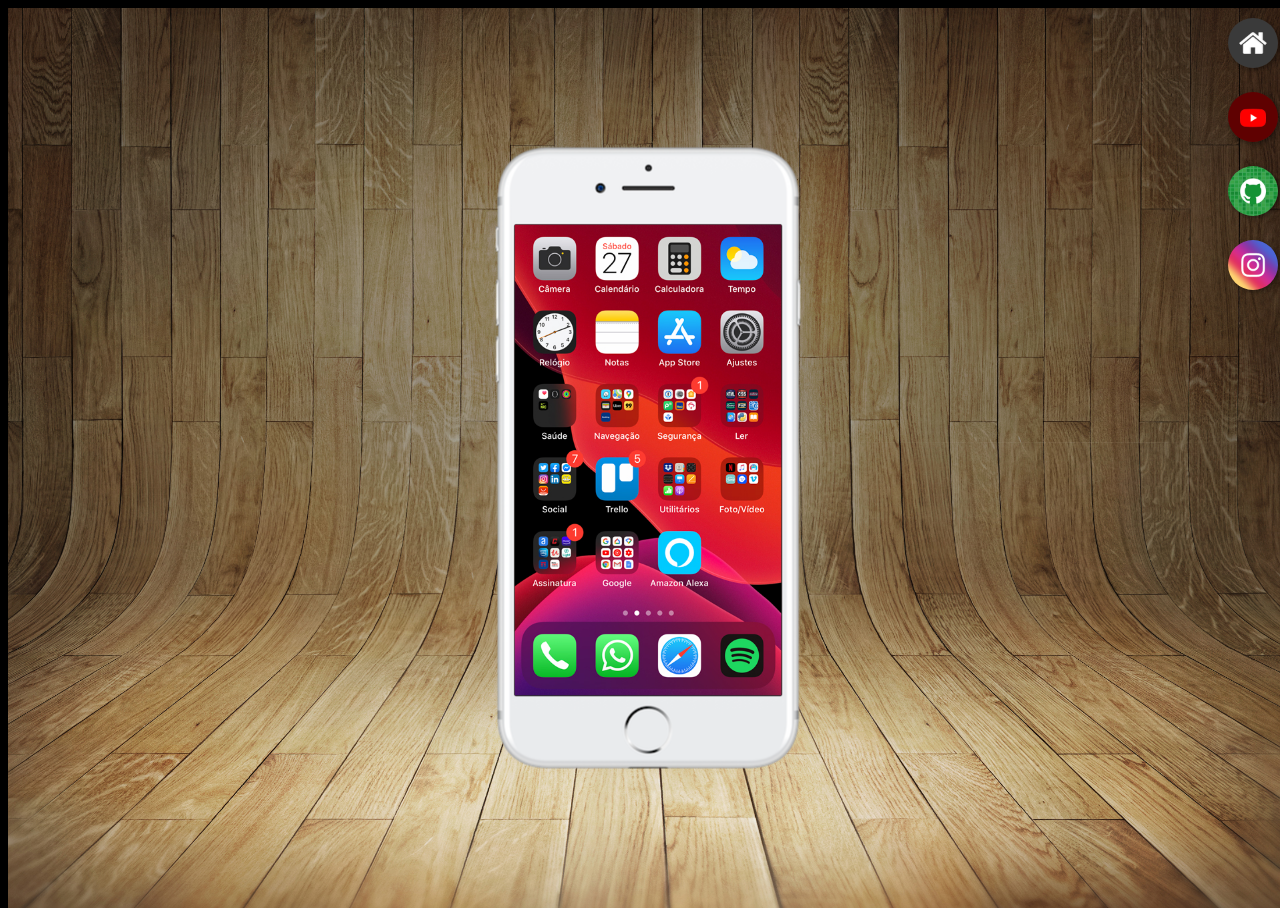
<file: index.html>
<!DOCTYPE html>
<html lang="pt-br">
<head>
    <meta charset="UTF-8">
    <meta name="viewport" content="width=device-width, initial-scale=1.0">
    <link rel="shortcut icon" href="favicon.ico" type="image/x-icon">
    <link rel="stylesheet" href="estilos/style.css">
    <title>Projeto Redes Sociais</title>
</head>
<body>
    <main>
        <section id="telefone">
            <iframe src="home.html" name="tela" id="tela" frameborder="0">
                Seu navegador não é compatível com isso.
            </iframe>
        </section>
        <section id="redes-sociais">
            <a href="home.html" target="tela"><img src="imagens/logo-home.jpg" alt=""></a><br>
            <a href="youtube.html" target="tela"><img src="imagens/logo-youtube.jpg" alt=""></a><br>
            <a href="github.html" target="tela"><img src="imagens/logo-github.jpg" alt=""></a><br>
            <a href="imagens/tela-instagram.jpg" target="tela"><img src="imagens/logo-instagram.jpg" alt=""></a><br>
        </section>
    </main>
</body>
</html>
</file>
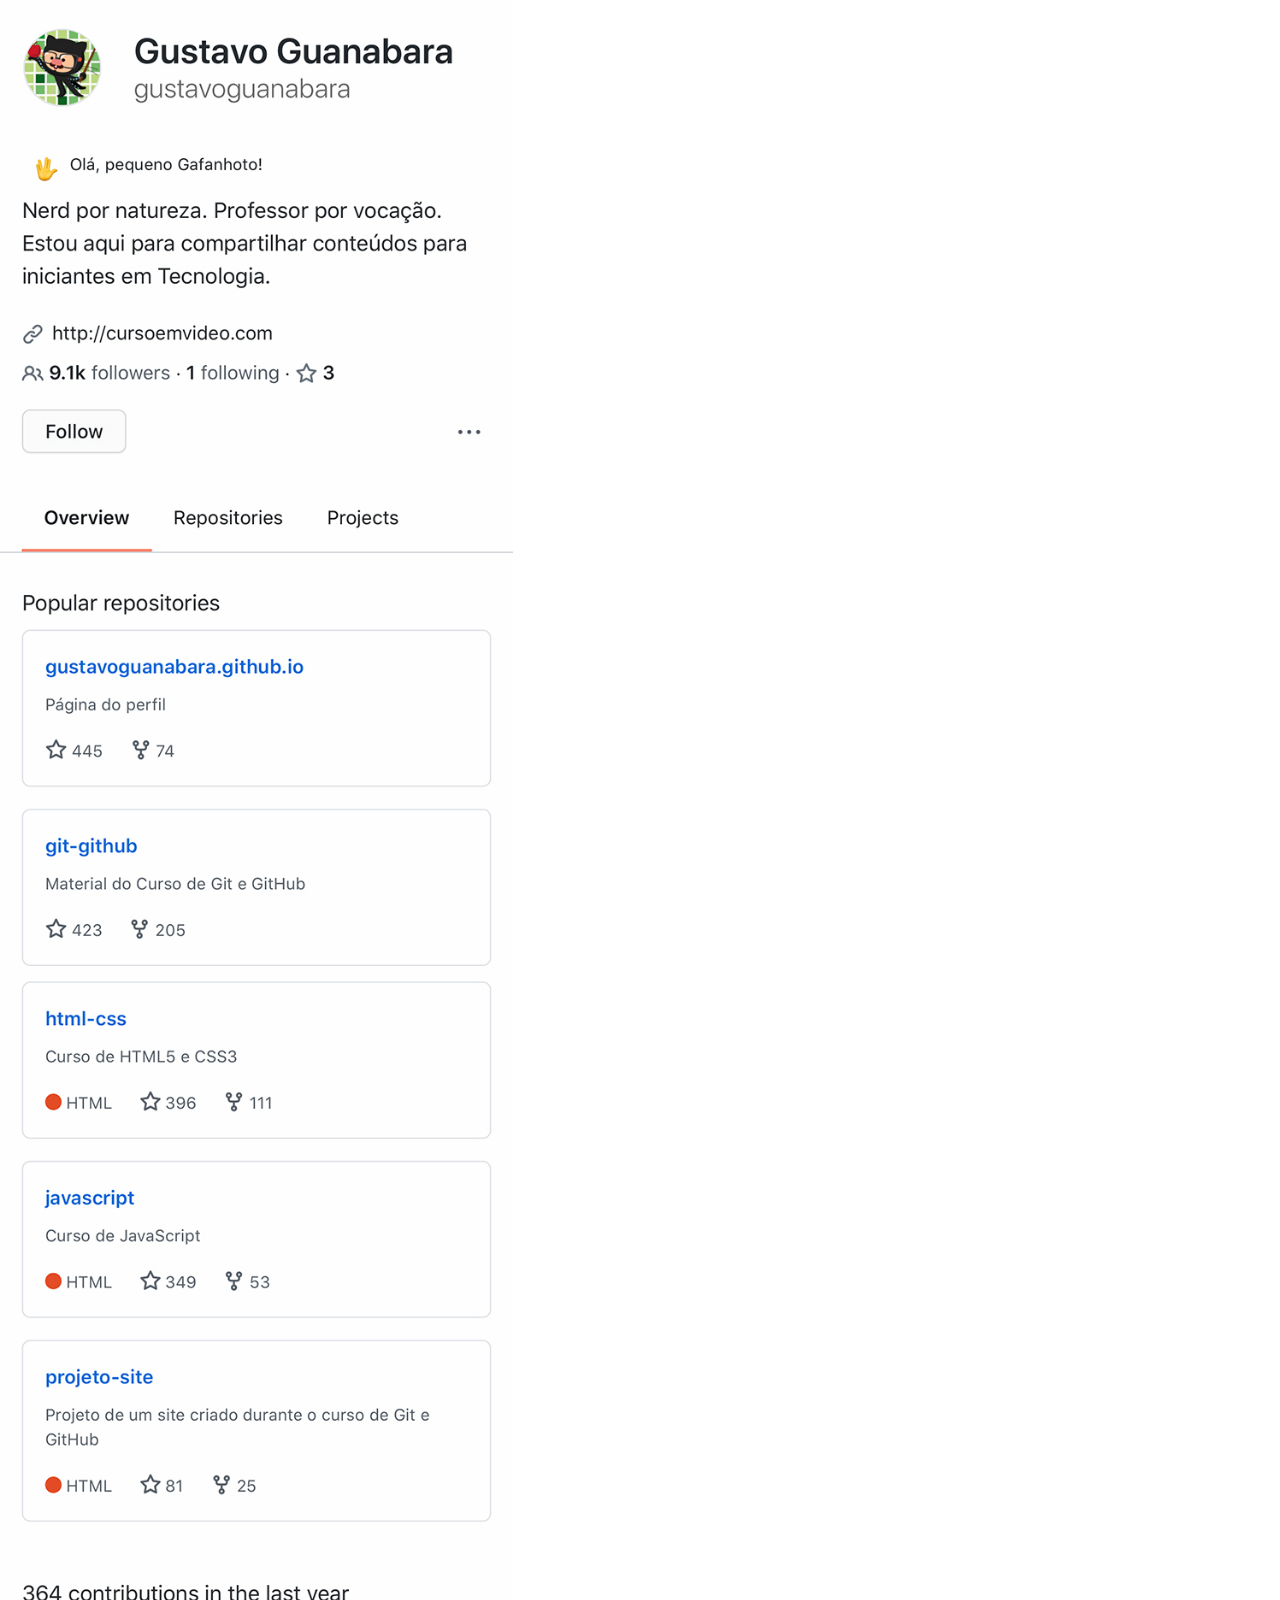
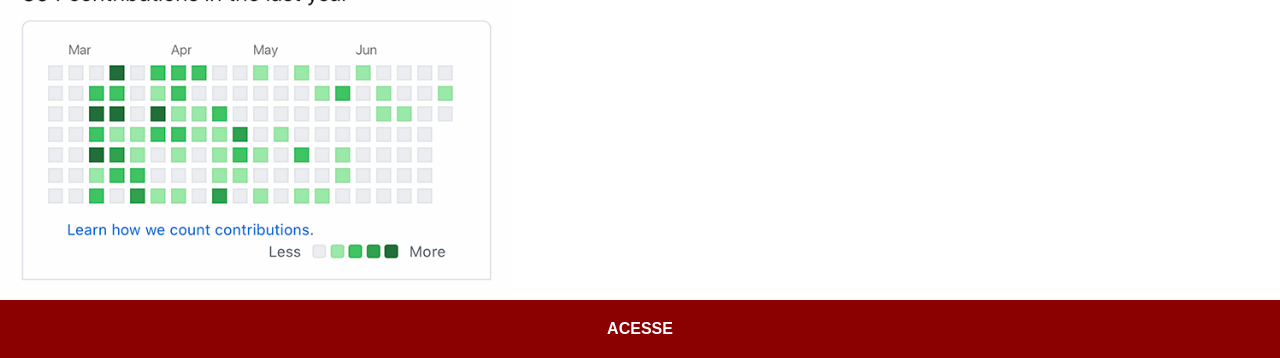
<file: github.html>
<!DOCTYPE html>
<html lang="pt-br">
<head>
    <meta charset="UTF-8">
    <meta name="viewport" content="width=device-width, initial-scale=1.0">
    <title>GitHub</title>
    <link rel="stylesheet" href="estilos/social.css">
</head>
<body>
    <img src="imagens/tela-github.jpg" alt="GitHub">
    <a href="https://github.com/IgorSilva02" target="_blank">ACESSE</a>
</body>
</html>
</file>
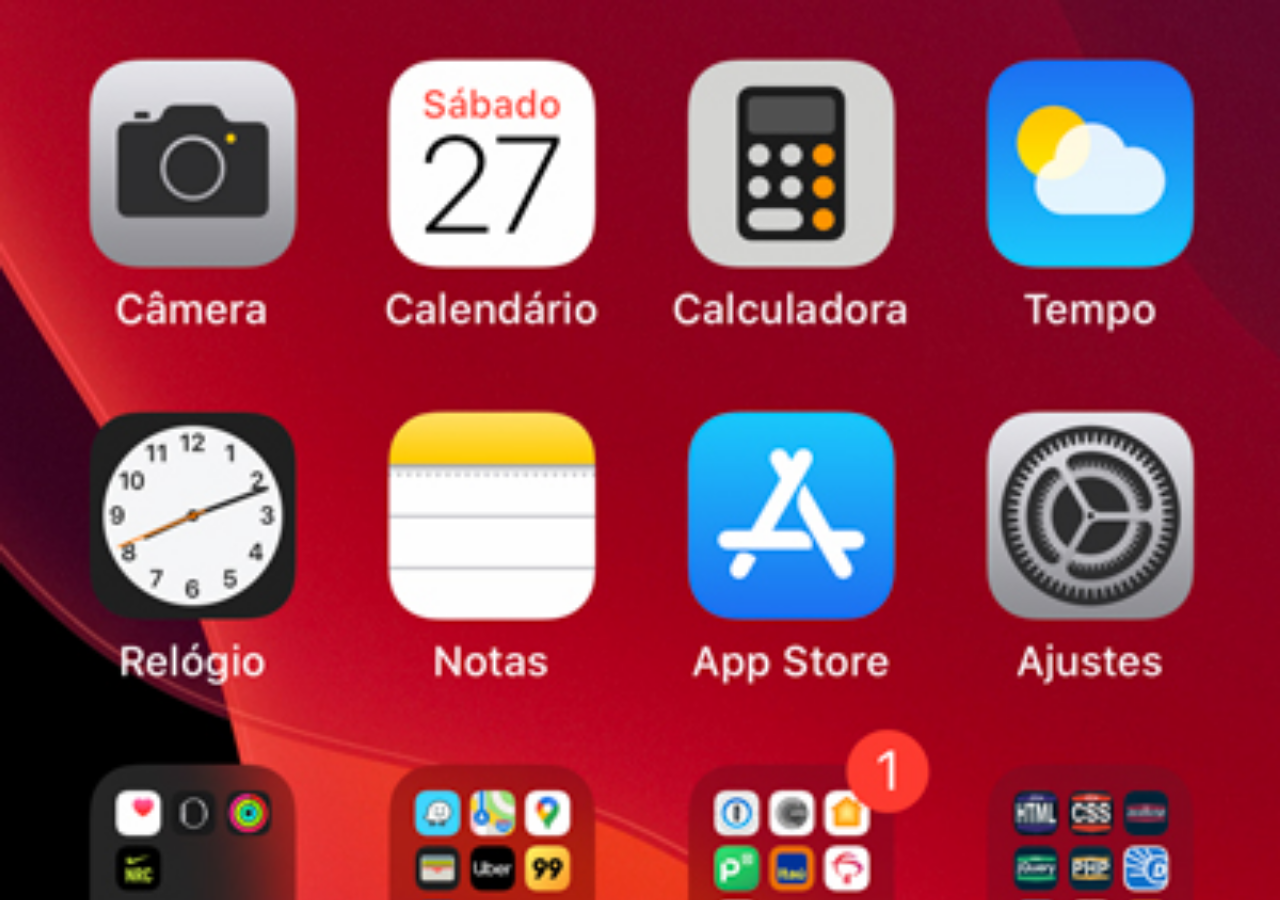
<file: home.html>
<!DOCTYPE html>
<html lang="pt-br">
<head>
    <meta charset="UTF-8">
    <meta name="viewport" content="width=device-width, initial-scale=1.0">
    <title>Home</title>
</head>
<style>
    * {
        margin: 0px;
        padding: 0px;
    }

    body {
        width: 100vw;
        height: 100vh;
        background: black url('imagens/tela-home.jpg') no-repeat top center;
        background-size: cover;
    }

</style>
<body>
    
</body>
</html>
</file>
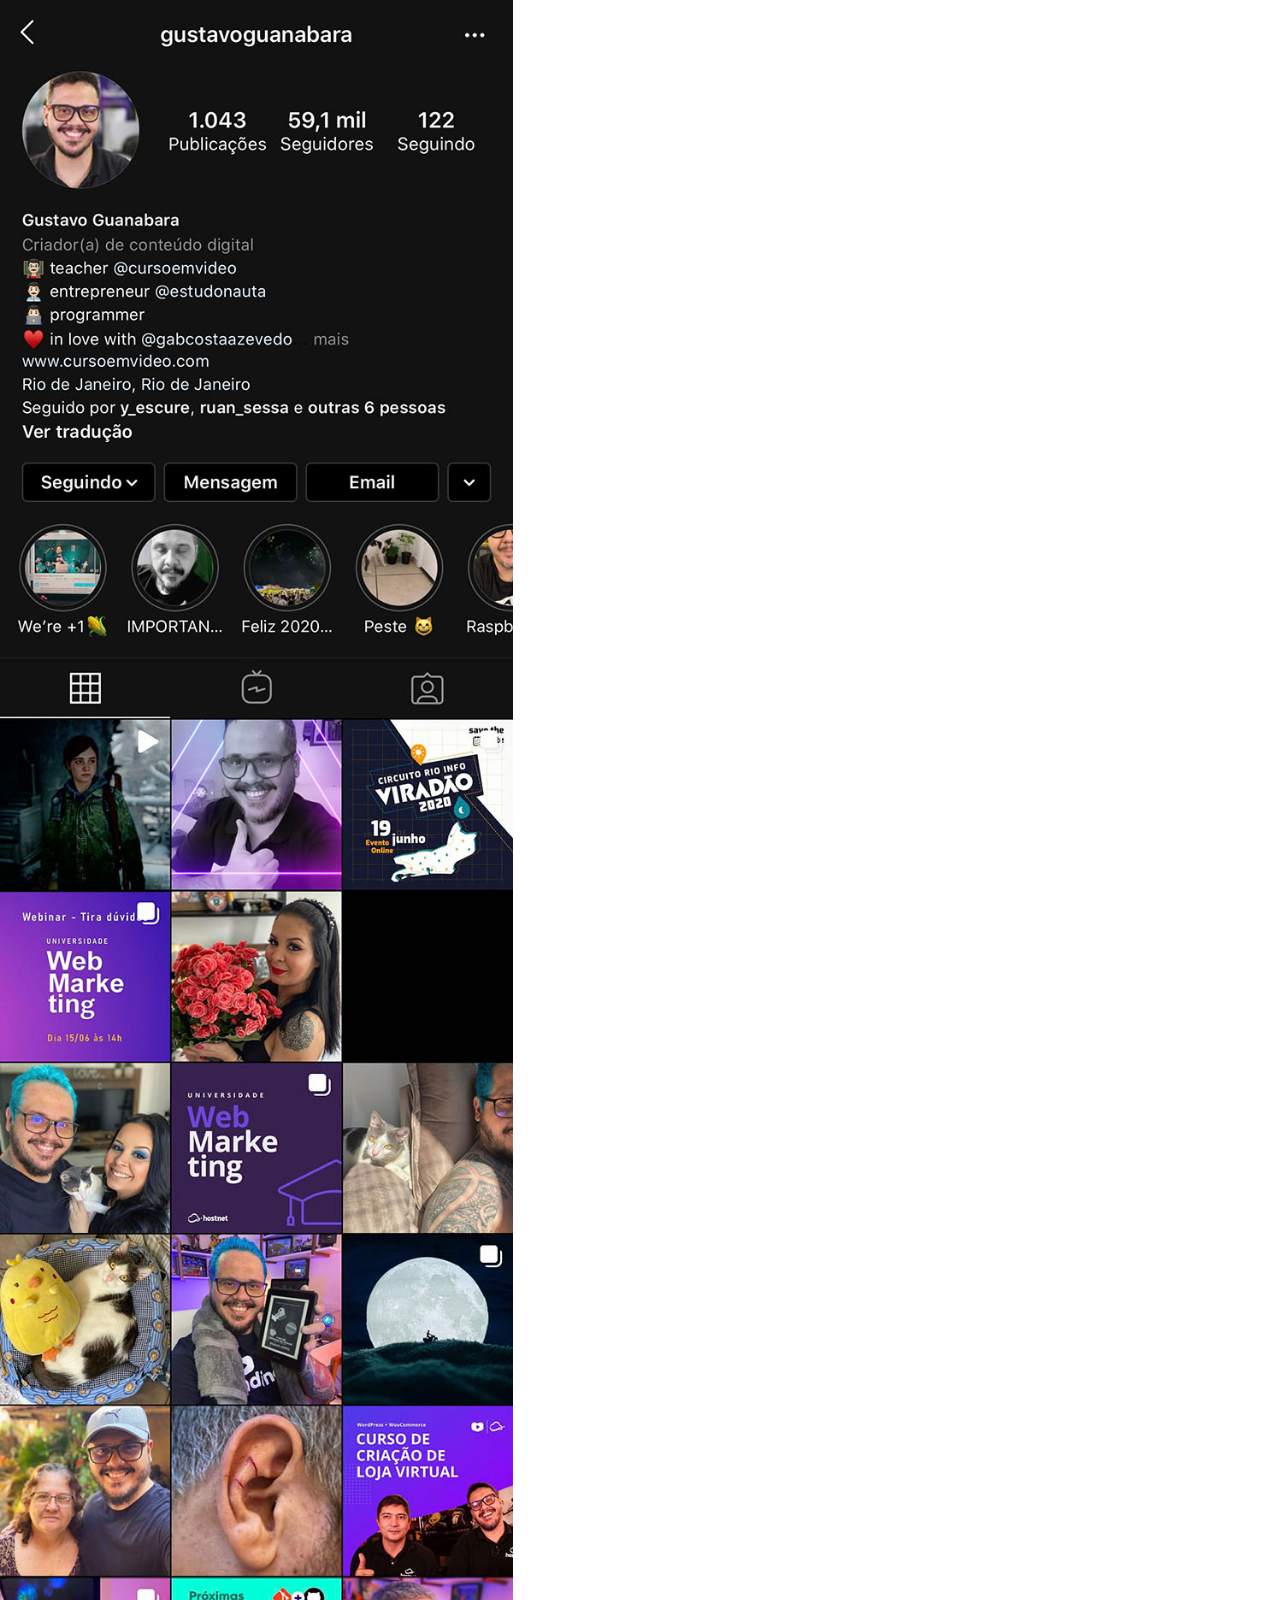
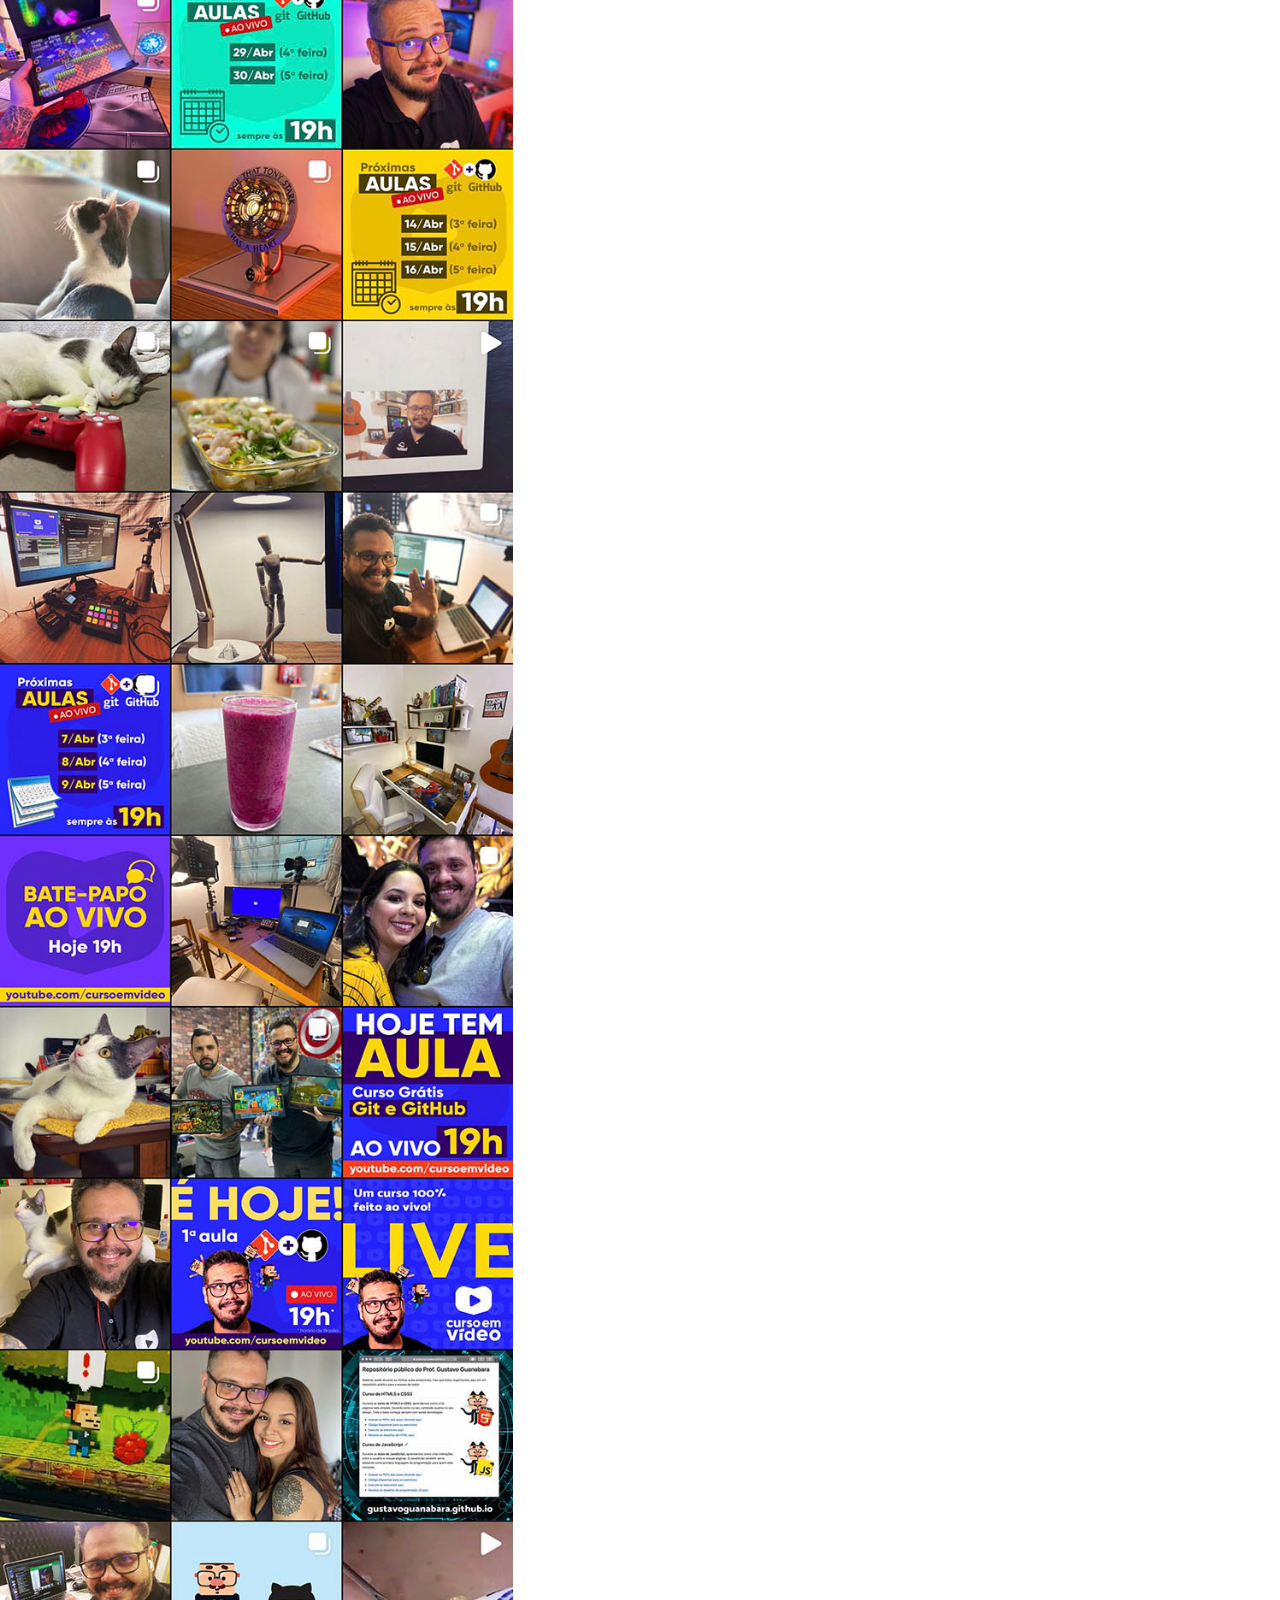
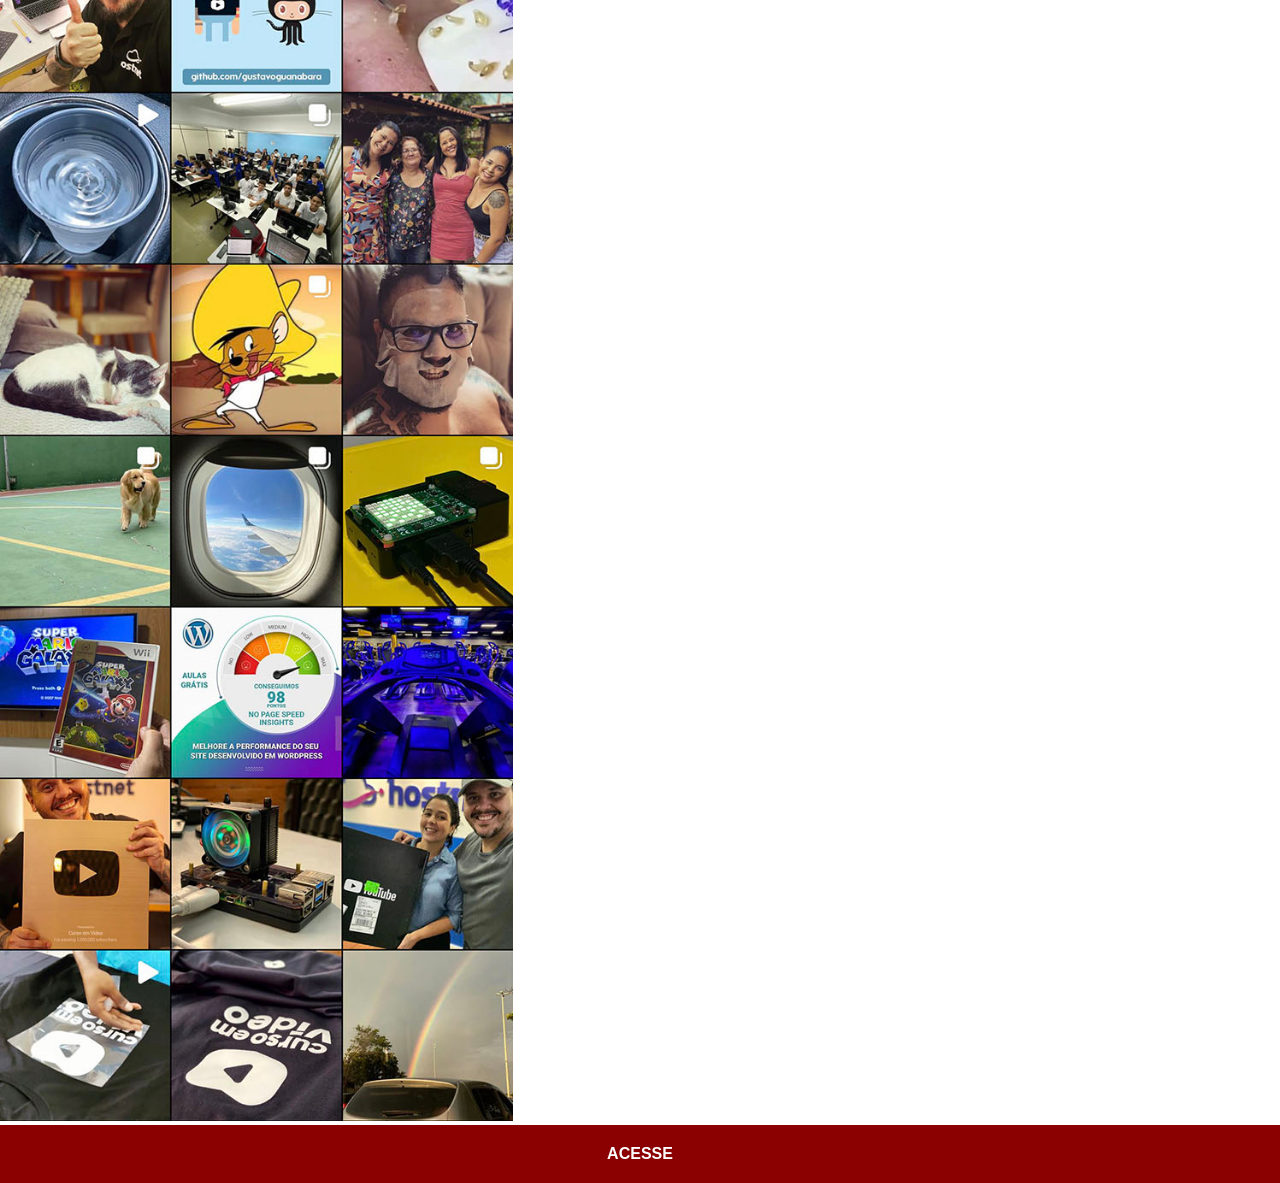
<file: instagram.html>
<!DOCTYPE html>
<html lang="pt-br">
<head>
    <meta charset="UTF-8">
    <meta name="viewport" content="width=device-width, initial-scale=1.0">
    <title>Instagram</title>
   <link rel="stylesheet" href="estilos/social.css">
</head>
<body>
    <img src="imagens/tela-instagram.jpg" alt="Instagram">
    <a href="https://www.instagram.com/euigorsilv_" target="_blank">ACESSE</a>
</body>
</html>
</file>
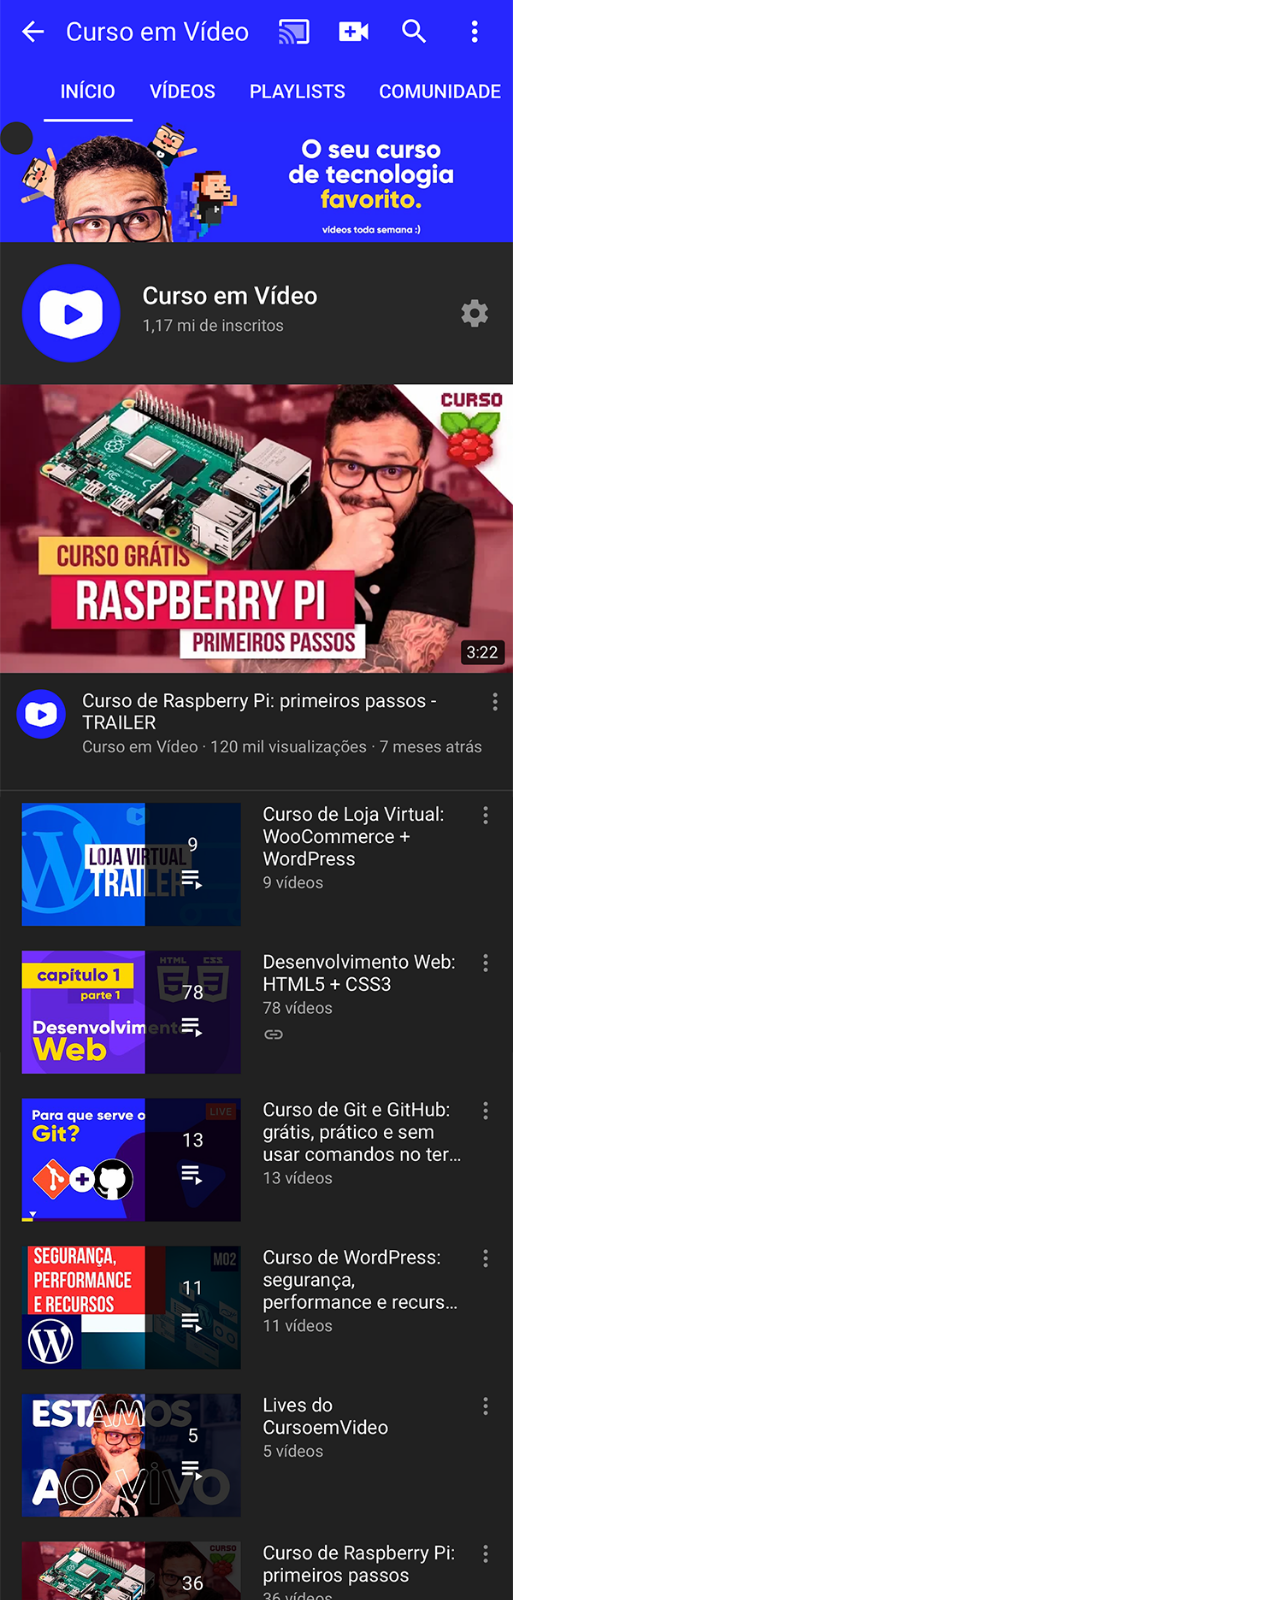
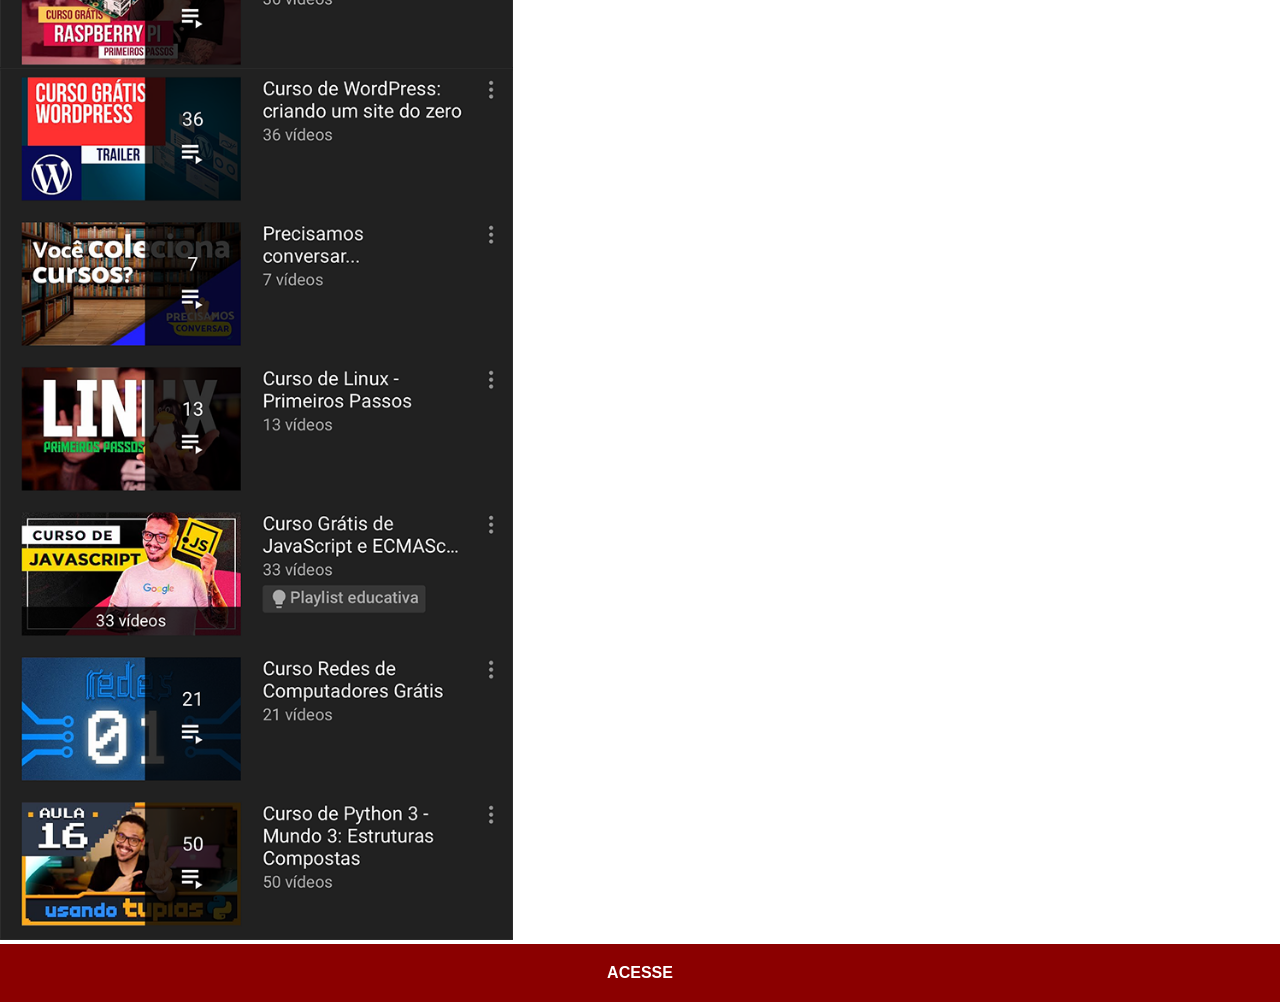
<file: youtube.html>
<!DOCTYPE html>
<html lang="pt-br">
<head>
    <meta charset="UTF-8">
    <meta name="viewport" content="width=device-width, initial-scale=1.0">
    <title>Youtube</title>
    <link rel="stylesheet" href="estilos/social.css">
</head>
<body>
    <img src="imagens/tela-youtube.png" alt="Youtube">
    <a href="https://www.youtube.com/@cursoemvideo/playlists" target="_blank">ACESSE</a>
</body>
</html>
</file>
<file: estilos/style.css>
@charset "UTF-8"

* {
    margin: 0px;
    padding: 0px;
    font-family: Arial, Helvetica, sans-serif;
}

html, body {
    height: 100vh;
    width: 100vw;
    background-color: black;
}

body {
    background: url('../imagens/fundo-madeira.jpg') no-repeat top center;
    background-size: cover;
    background-attachment: fixed;
}

main {
    position: relative;
    height: 100vh;
}

section#telefone {
    position: absolute;
    top: 50%;
    left: 50%;
    transform: translate(-50%, -50%);

    height: 627px;
    width: 311px;
    background-color: blue;
    background: url('../imagens/frame-iphone.png') no-repeat;
}
iframe#tela {
    position: relative;
    top: 80px;
    left: 22px;
    height: 471px;
    width: 267px;
}

section#redes-sociais {
    text-align: right;
}
section#redes-sociais img {
width: 50px;
margin: 10px;
border-radius: 50%;
box-shadow: 2px 2px 5px rgba(0, 0, 0, 0.400);
box-sizing: border-box;
}

section#redes-sociais img:hover {
    border: 2px solid rgba(255, 255, 255, 0.61);
    transform: translate(-3px, -3px);
    box-shadow: 5px 5px 10px rgba(0, 0, 0, 0.596);
    transition: transform .5s, border .6s;
}
</file>
<file: estilos/social.css>
@charset "UTF-8";

        * {
            margin: 0px;
            padding: 0px;
            font-family: Arial, Helvetica, sans-serif;
        }

        ::-webkit-scrollbar {
            width: 0px;
            height: 0px;
        }

        img {
            width: 57vh;
        }
        a {
            display: block;
            background-color: darkred;
            color: white;
            padding: 20px;
            text-align: center;
            font-weight: bolder;
            text-decoration: none;
        }

        a:hover {
            background-color: red;
        }
</file>
